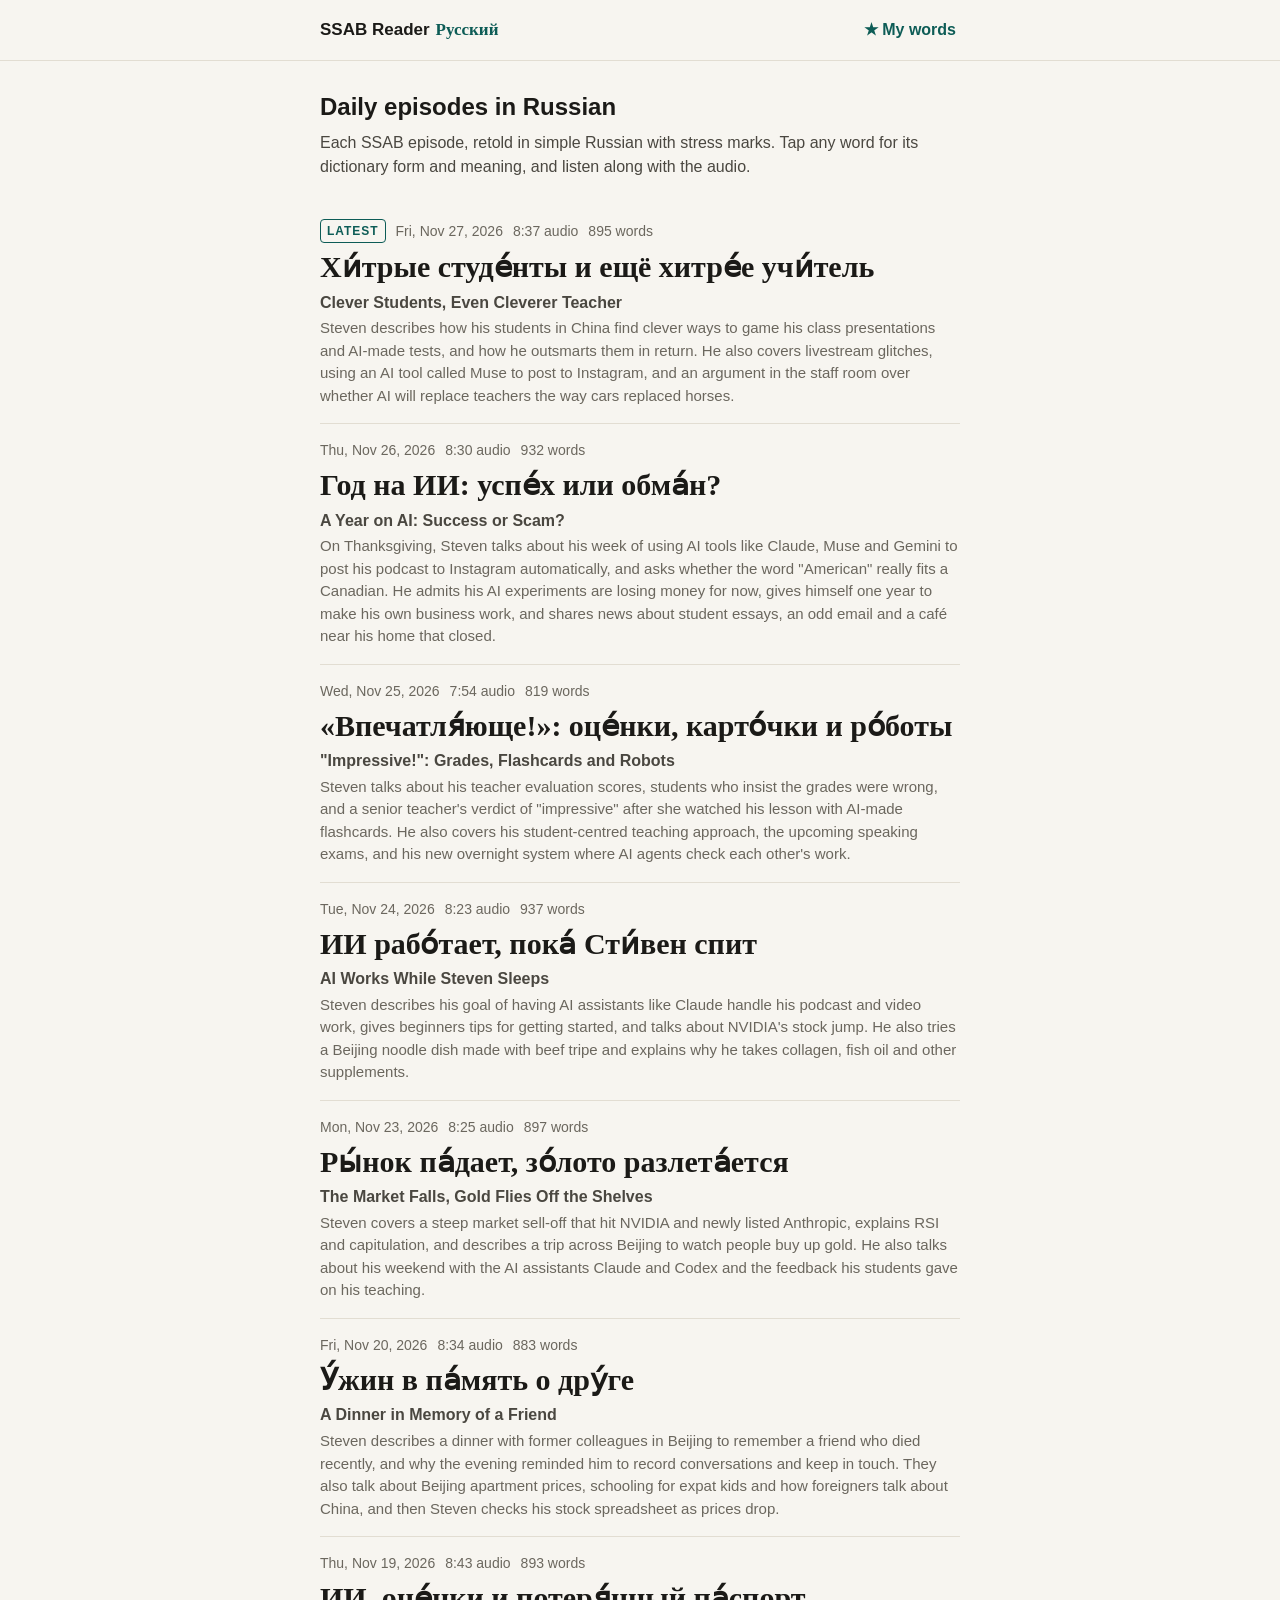
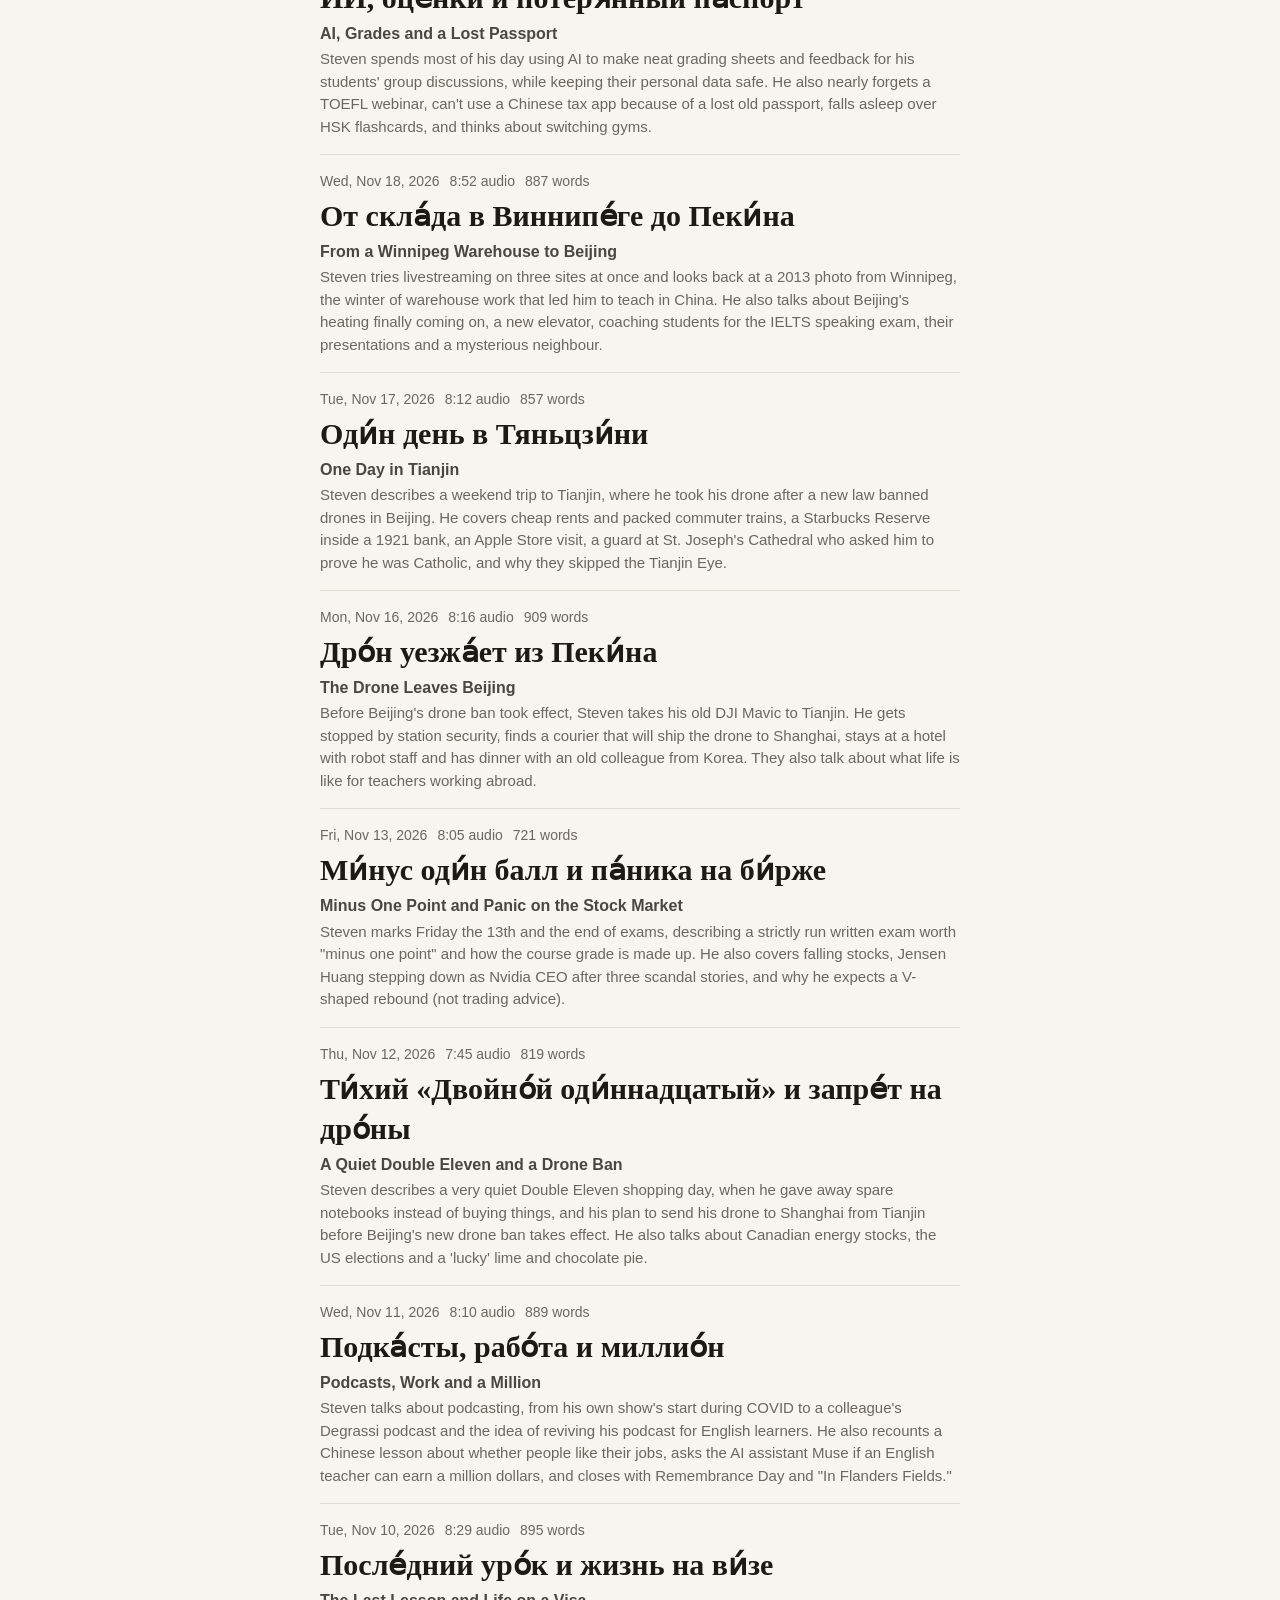
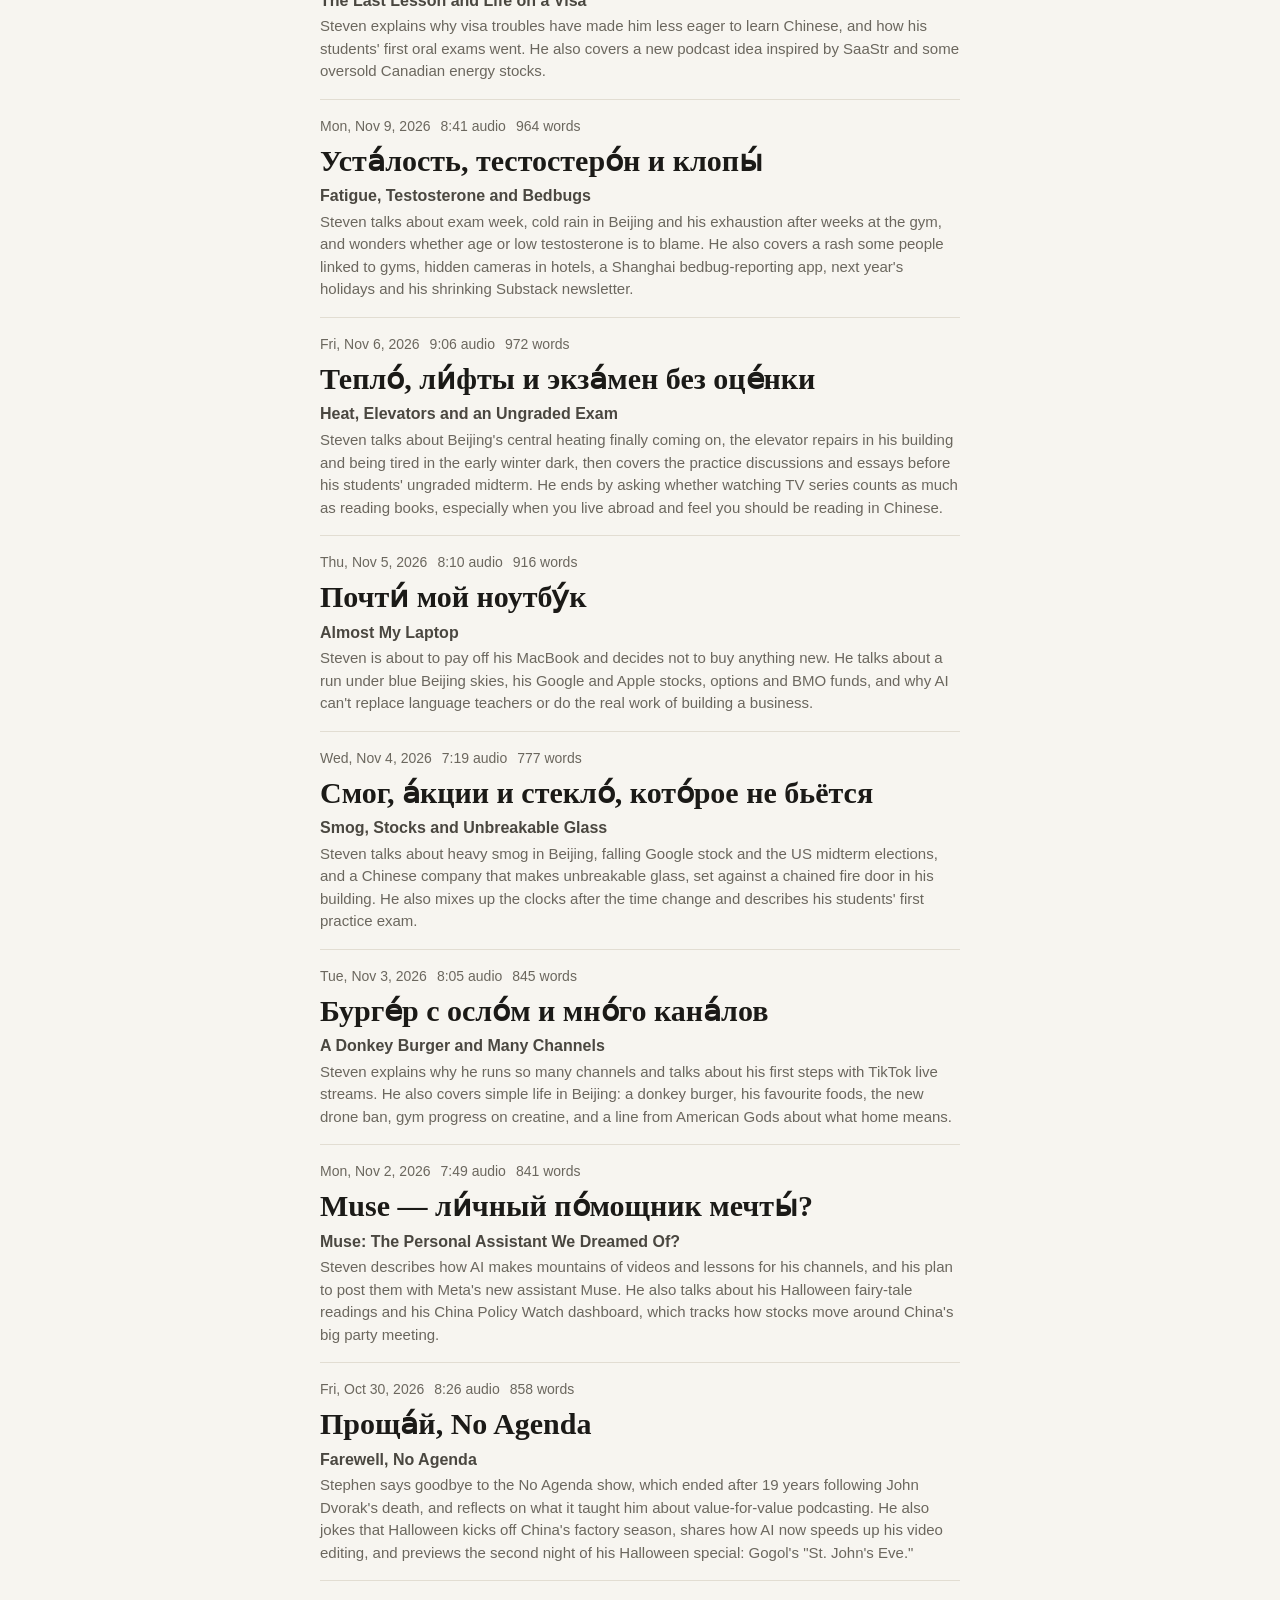
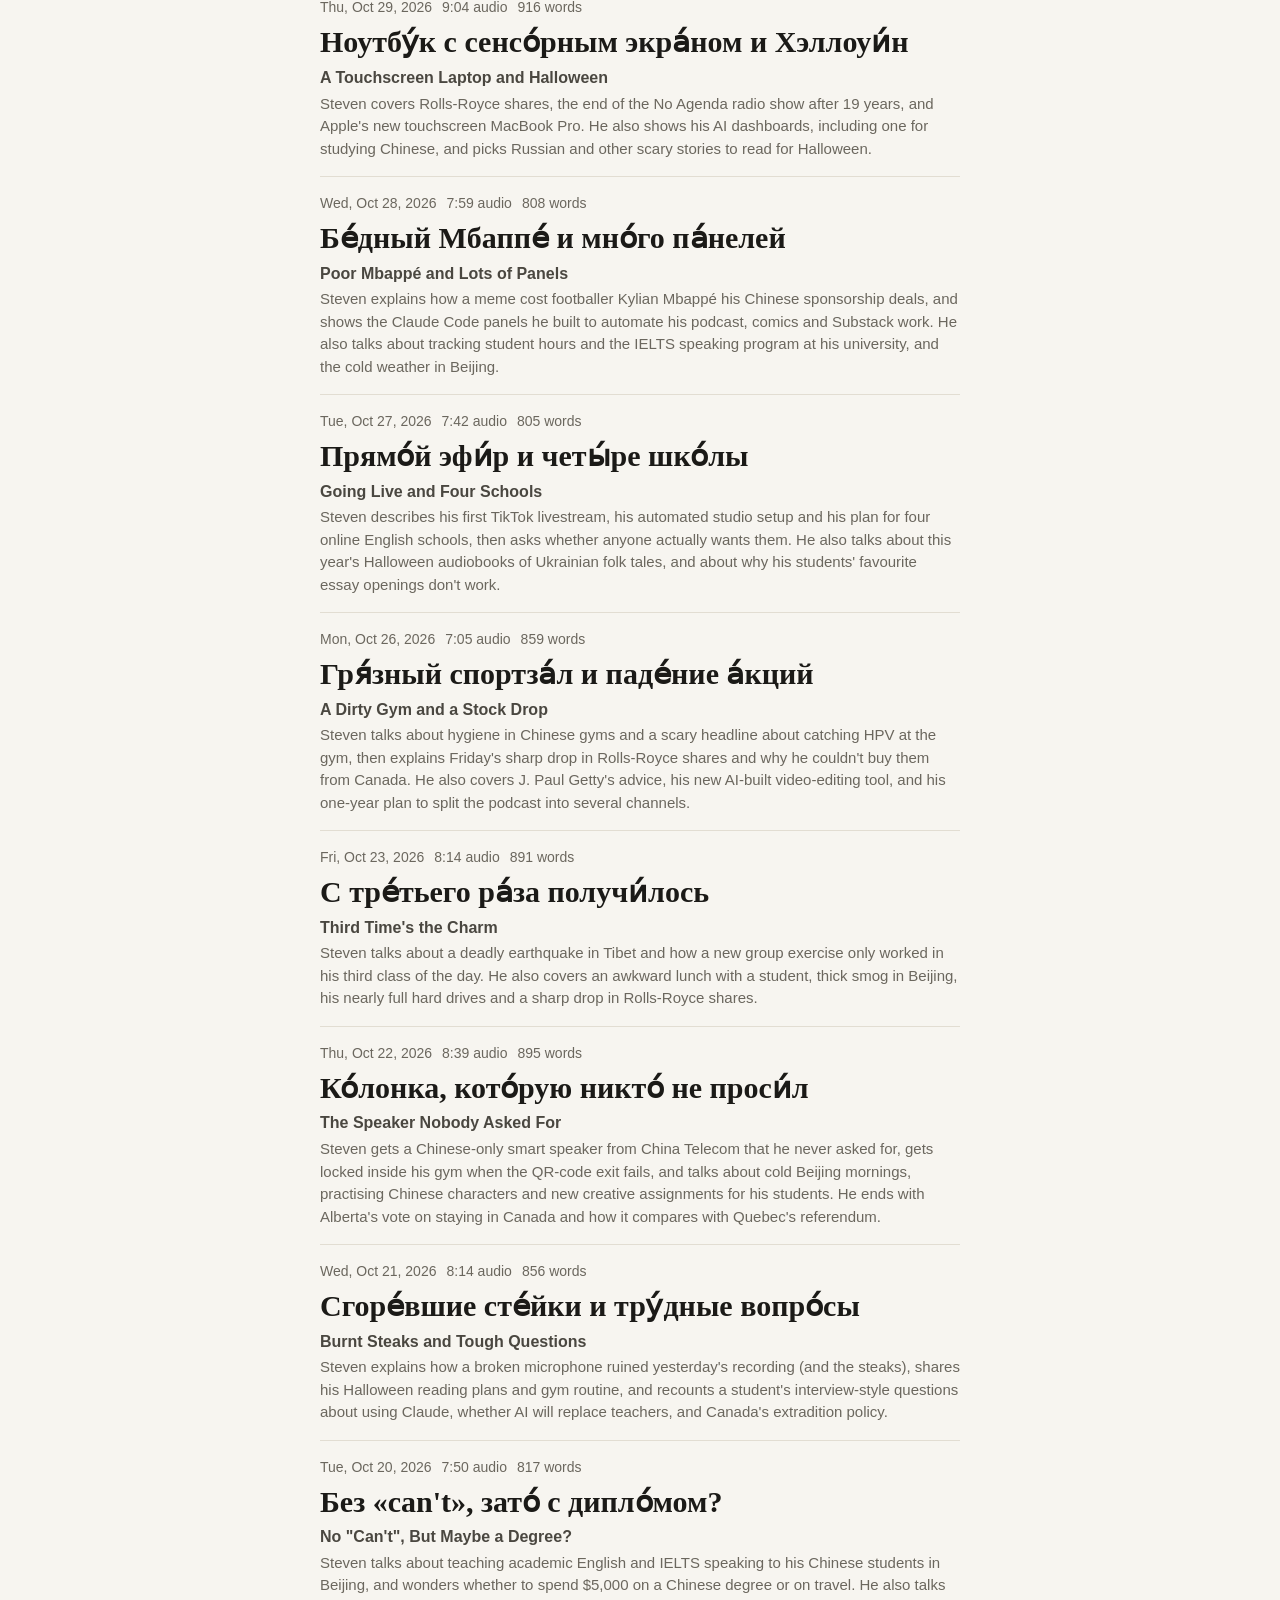
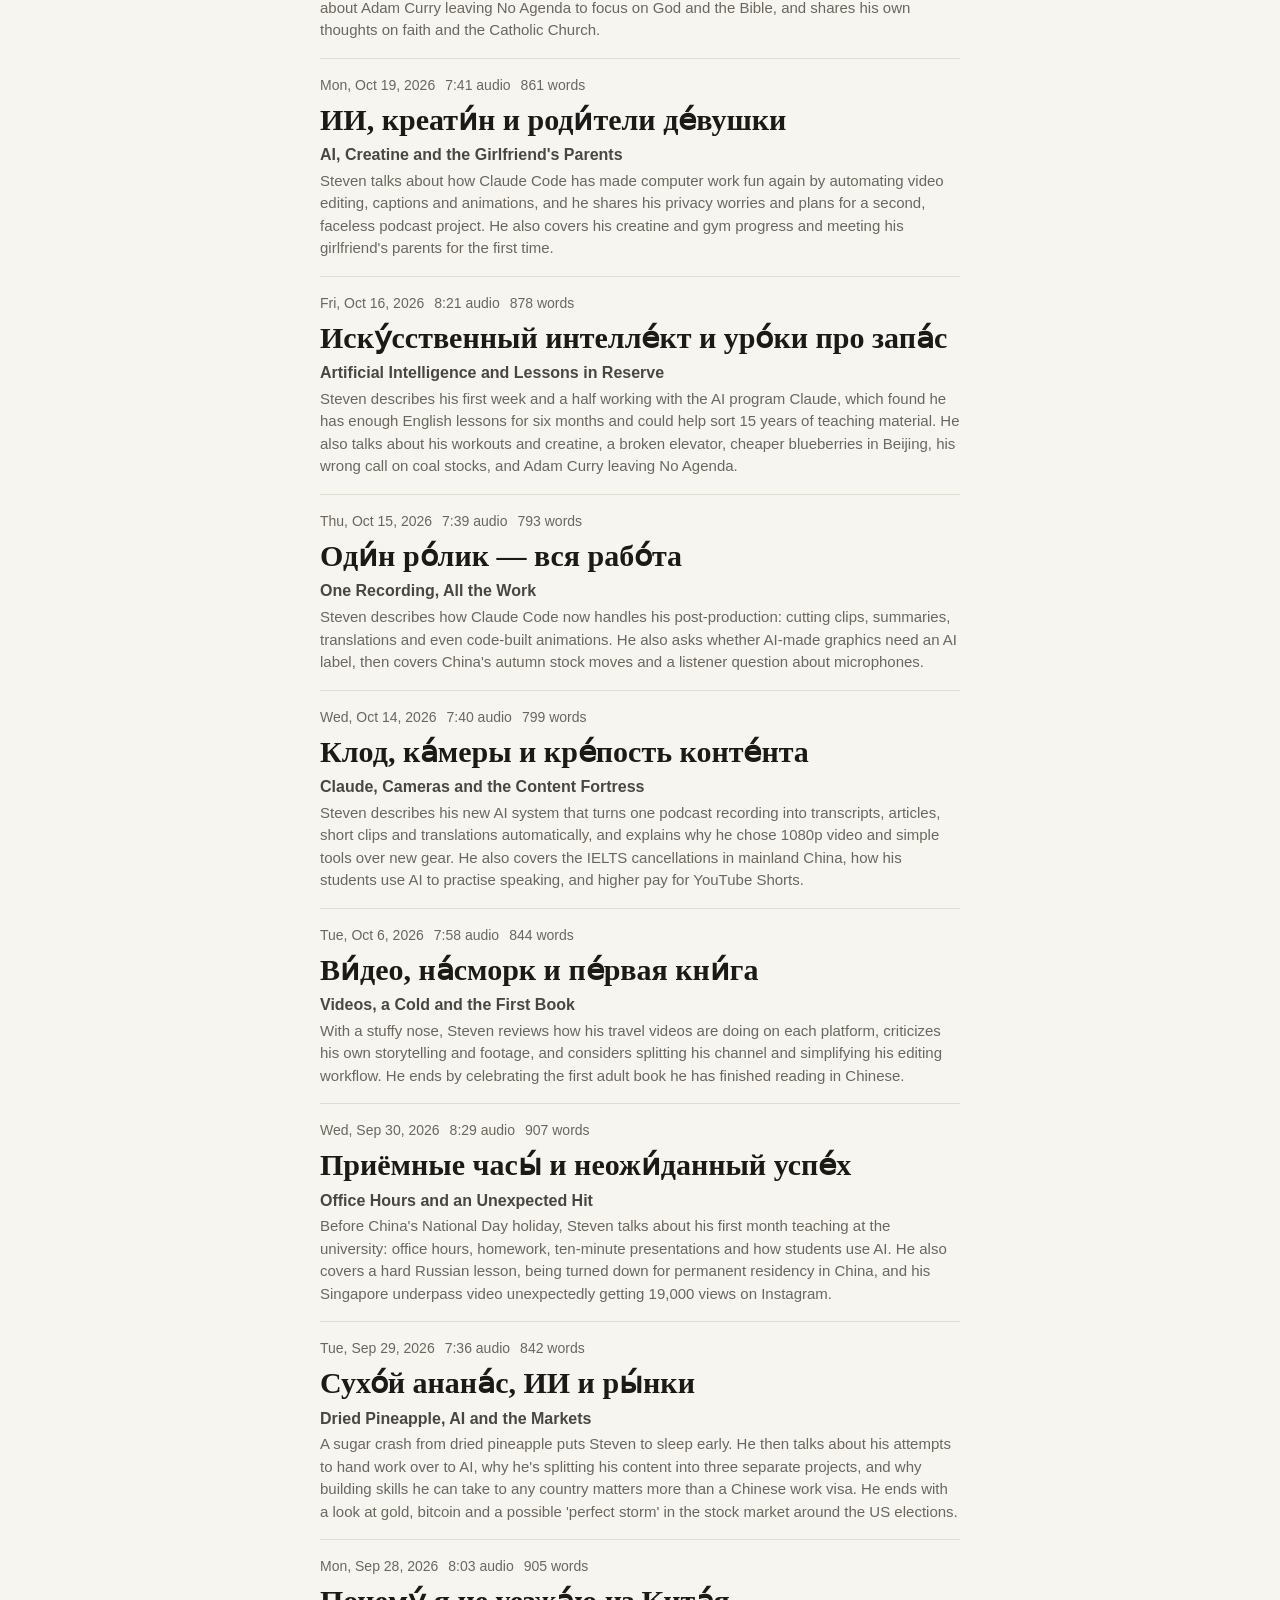
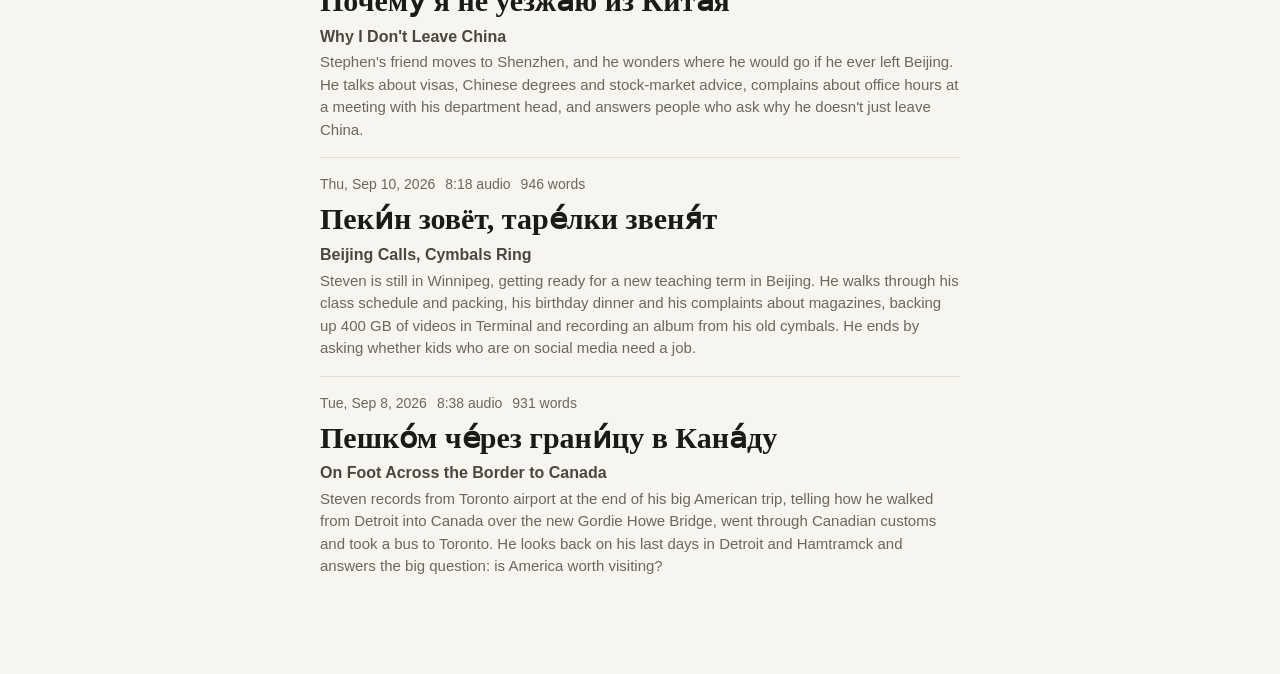
<file: index.html>
<!doctype html>
<html lang="en">
<head>
  <meta charset="utf-8">
  <meta name="viewport" content="width=device-width, initial-scale=1, viewport-fit=cover">
  <meta name="theme-color" content="#f7f5f0" media="(prefers-color-scheme: light)">
  <meta name="theme-color" content="#151514" media="(prefers-color-scheme: dark)">
  <title>SSAB Reader · Russian</title>
  <meta name="description" content="Read Steven Sirski's daily SSAB podcast in Russian, with stress marks, word definitions, translations and audio.">
  <link rel="stylesheet" href="styles.css">
</head>
<body>
  <a class="skip" href="#main">Skip to episodes</a>

  <header class="bar">
    <div class="bar-inner">
      <span class="brand">SSAB Reader <span class="brand-zh" lang="ru">Русский</span></span>
      <nav class="lib-links" aria-label="Your words"><a href="words.html">★ My words</a></nav>
    </div>
  </header>

  <main id="main">
    <div class="library">
      <header class="lib-head">
        <h1>Daily episodes in Russian</h1>
        <p class="ep-desc">Each SSAB episode, retold in simple Russian with stress marks. Tap any word for its dictionary form and meaning, and listen along with the audio.</p>
      </header>
      <ol class="ep-list" id="ep-list" aria-busy="true">
        <li class="status" id="load-status">Loading episodes…</li>
      </ol>
    </div>
  </main>

  <script src="library.js"></script>
</body>
</html>
</file>
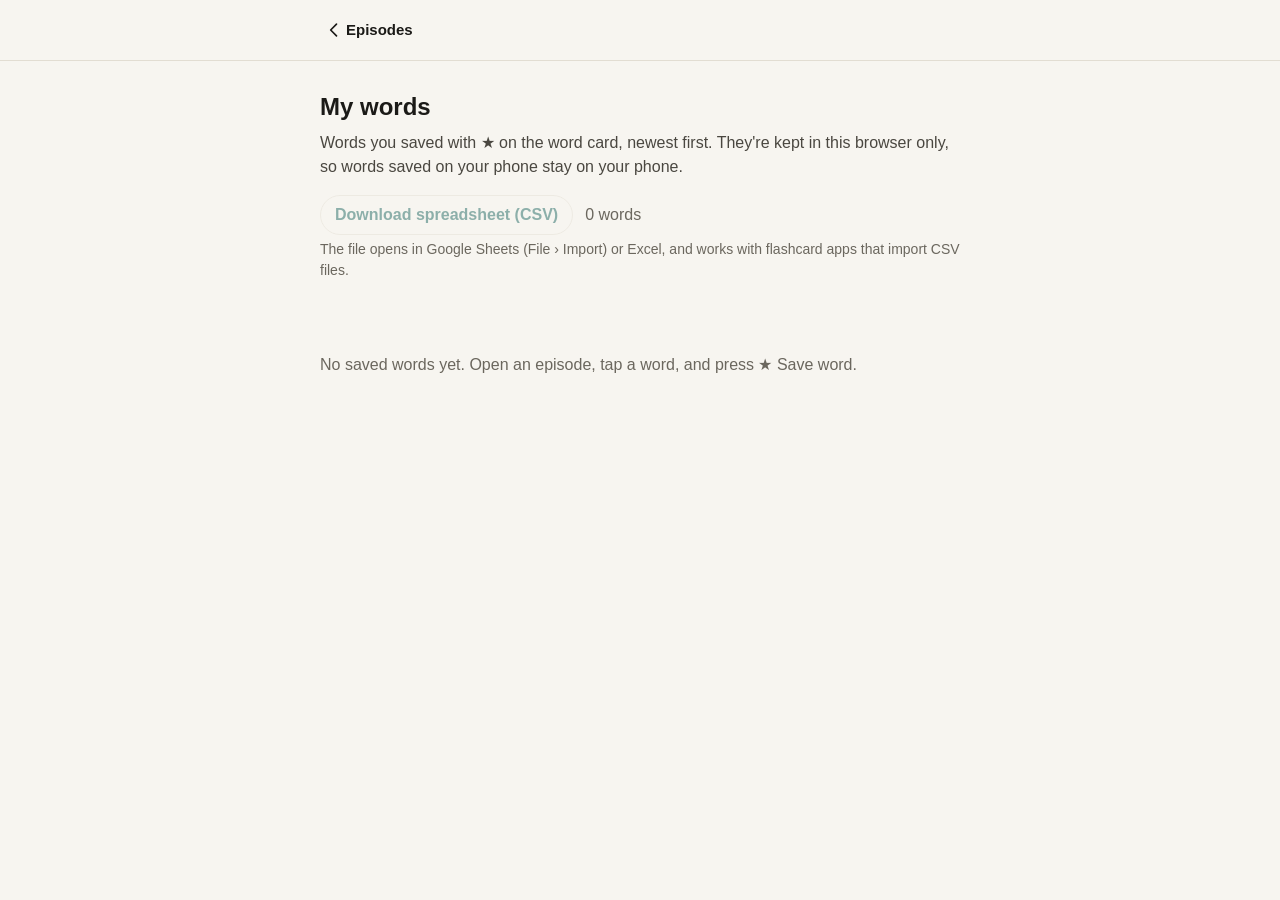
<file: words.html>
<!doctype html>
<html lang="en">
<head>
  <meta charset="utf-8">
  <meta name="viewport" content="width=device-width, initial-scale=1, viewport-fit=cover">
  <meta name="theme-color" content="#f7f5f0" media="(prefers-color-scheme: light)">
  <meta name="theme-color" content="#151514" media="(prefers-color-scheme: dark)">
  <title>My words · SSAB Reader · Russian</title>
  <link rel="stylesheet" href="styles.css">
</head>
<body>
  <a class="skip" href="#main">Skip to words</a>

  <header class="bar">
    <div class="bar-inner">
      <a class="back" href="./" aria-label="All episodes">
        <svg viewBox="0 0 24 24" aria-hidden="true" width="20" height="20"><path d="m15 5-7 7 7 7" fill="none" stroke="currentColor" stroke-width="2" stroke-linecap="round" stroke-linejoin="round"/></svg>
        <span class="back-label">Episodes</span>
      </a>
    </div>
  </header>

  <main id="main">
    <div class="library">
      <header class="lib-head">
        <h1>My words</h1>
        <p class="ep-desc">Words you saved with ★ on the word card, newest first. They're kept in this browser only, so words saved on your phone stay on your phone.</p>
        <div class="words-actions">
          <button type="button" class="card-play" id="download" disabled>Download spreadsheet (CSV)</button>
          <span class="muted" id="count"></span>
        </div>
        <p class="hint">The file opens in Google Sheets (File › Import) or Excel, and works with flashcard apps that import CSV files.</p>
      </header>
      <ol class="words" id="words" aria-live="polite"></ol>
    </div>
  </main>

  <script src="saved.js"></script>
  <script src="words.js"></script>
</body>
</html>
</file>
<file: styles.css>
:root {
  --bg: #f7f5f0;
  --surface: #ffffff;
  --ink: #1b1a17;
  --ink-2: #4a4740;
  --muted: #6b675e;
  --line: #e2ddd2;
  --accent: #0d5c56;
  --accent-ink: #ffffff;
  --tint: #eaf2f0;
  --now: #fdf1c7;
  --now-line: #c99a06;
  --focus: #1f6feb;

  --zh-size: 22px;
  --measure: 40rem;
  --gutter: 16px;
  --font-ui: -apple-system, BlinkMacSystemFont, "Segoe UI", Roboto, "Helvetica Neue", Arial, sans-serif;
  --font-zh: "PT Serif", "Iowan Old Style", Georgia, "Times New Roman", serif; /* the reading font (name kept from the Chinese reader) */
  color-scheme: light dark;
}
@media (prefers-color-scheme: dark) {
  :root:not([data-theme="light"]) {
    --bg: #151514; --surface: #1e1e1c; --ink: #f2efe8; --ink-2: #cfcabf; --muted: #a39e93;
    --line: #34332f; --accent: #6cc2b8; --accent-ink: #0d1a18; --tint: #1f2d2b;
    --now: #3a3216; --now-line: #e0b43a; --focus: #7ab4ff;
  }
}
:root[data-theme="dark"] {
  --bg: #151514; --surface: #1e1e1c; --ink: #f2efe8; --ink-2: #cfcabf; --muted: #a39e93;
  --line: #34332f; --accent: #6cc2b8; --accent-ink: #0d1a18; --tint: #1f2d2b;
  --now: #3a3216; --now-line: #e0b43a; --focus: #7ab4ff;
}

* { box-sizing: border-box; }
html { -webkit-text-size-adjust: 100%; text-size-adjust: 100%; }
body {
  margin: 0;
  background: var(--bg);
  color: var(--ink);
  font: 16px/1.5 var(--font-ui);
  -webkit-tap-highlight-color: transparent;
}
button, select, input { font: inherit; color: inherit; }
:focus-visible { outline: 3px solid var(--focus); outline-offset: 2px; border-radius: 6px; }
.sr-only { position: absolute; width: 1px; height: 1px; margin: -1px; overflow: hidden; clip: rect(0 0 0 0); white-space: nowrap; border: 0; }
.skip { position: absolute; left: 8px; top: -60px; z-index: 20; background: var(--ink); color: var(--bg); padding: 10px 14px; border-radius: 8px; }
.skip:focus { top: 8px; }
.muted { color: var(--muted); }

/* ---------- Toolbar ---------- */
.bar {
  position: sticky; top: 0; z-index: 10;
  background: color-mix(in srgb, var(--bg) 92%, transparent);
  -webkit-backdrop-filter: saturate(1.4) blur(12px);
  backdrop-filter: saturate(1.4) blur(12px);
  border-bottom: 1px solid var(--line);
  padding-top: env(safe-area-inset-top);
}
.bar-inner {
  max-width: calc(var(--measure) + 2 * var(--gutter));
  margin: 0 auto;
  padding: 8px max(var(--gutter), env(safe-area-inset-left));
  display: flex; align-items: center; gap: 8px;
}
.toggle {
  display: inline-flex; align-items: center; gap: 8px;
  min-height: 44px; padding: 0 14px;
  border: 1px solid var(--line); border-radius: 999px;
  background: var(--surface); cursor: pointer;
  font-size: 15px; font-weight: 600;
}
.toggle-dot {
  width: 14px; height: 14px; border-radius: 50%;
  border: 2px solid var(--muted);
  transition: background .15s, border-color .15s;
}
.toggle[aria-pressed="true"] { border-color: var(--accent); background: var(--tint); }
.toggle[aria-pressed="true"] .toggle-dot { background: var(--accent); border-color: var(--accent); box-shadow: inset 0 0 0 2px var(--surface); }
.size { margin-left: auto; display: flex; border: 1px solid var(--line); border-radius: 999px; background: var(--surface); overflow: hidden; }
.icon-btn {
  min-width: 44px; min-height: 44px; border: 0; background: transparent; cursor: pointer;
  display: grid; place-items: center; font-weight: 600;
}
.icon-btn + .icon-btn { border-left: 1px solid var(--line); }
.icon-btn:disabled { opacity: .35; cursor: default; }
.icon-btn:focus-visible { outline-offset: -3px; }
.a-small { font-size: 14px; }
.a-large { font-size: 20px; }

/* ---------- Episode header ---------- */
main { padding: 0 max(var(--gutter), env(safe-area-inset-left)) calc(80px + var(--player-h, 0px) + var(--card-h, 0px)); }
.episode { max-width: var(--measure); margin: 0 auto; }
.ep-head { padding: 28px 0 8px; border-bottom: 1px solid var(--line); margin-bottom: 8px; }
.badge {
  display: inline-block; font-size: 12px; font-weight: 700; letter-spacing: .08em; text-transform: uppercase;
  color: var(--accent); border: 1px solid currentColor; border-radius: 4px; padding: 2px 6px;
}
.ep-meta { margin: 12px 0 6px; color: var(--muted); font-size: 14px; display: flex; gap: 10px; flex-wrap: wrap; align-items: center; }
.ep-title-zh { font-family: var(--font-zh); font-size: 26px; line-height: 1.35; margin: 0 0 4px; font-weight: 600; }
.ep-title { font-size: 18px; line-height: 1.35; margin: 0 0 12px; font-weight: 600; color: var(--ink-2); }
.ep-desc { margin: 0 0 16px; color: var(--ink-2); font-size: 16px; }
.hint { font-size: 14px; color: var(--muted); margin: 0 0 16px; }

/* ---------- Reading text ---------- */
.reader { padding: 8px 0 24px; }
.para {
  font-family: var(--font-zh);
  font-size: var(--zh-size);
  line-height: 1.75;
  margin: 0 0 1.1em;
}
body.pinyin .para { line-height: 2.5; }
ruby { ruby-position: over; ruby-align: center; }
rt {
  font-family: var(--font-ui);
  font-size: max(12px, .56em);
  letter-spacing: 0;
  color: var(--ink-2);
  font-weight: 450;
  padding: 0 .2em; /* keeps neighbouring readings from running together */
}
body:not(.pinyin) rt { display: none; }

.sent {
  cursor: pointer;
  border-radius: 6px;
  padding: .2em .04em; /* taller hit area so taps between lines still land */
  margin: 0 -.04em;
  box-decoration-break: clone; -webkit-box-decoration-break: clone;
  transition: background-color .15s;
}
@media (hover: hover) { .sent:hover { background: var(--tint); } }
.sent[aria-expanded="true"] { background: var(--tint); }
.sent:focus-visible { outline: 3px solid var(--focus); outline-offset: 1px; }
.sent.is-now { background: var(--now); box-shadow: inset 0 -2px 0 var(--now-line); }
.sent.is-selected { background: var(--tint); }
.w { border-radius: 4px; }
@media (hover: hover) { .w:hover { box-shadow: inset 0 -2px 0 var(--accent); } }
.w.is-selected { background: var(--accent); color: var(--accent-ink); }
.w.is-selected rt { color: var(--accent); font-weight: 700; }

/* ---------- Sections, lists, vocabulary ---------- */
.sec {
  font-family: var(--font-zh); font-size: calc(var(--zh-size) * 1.05); line-height: 1.8;
  font-weight: 650; margin: 1.6em 0 .5em;
}
body.pinyin .sec { line-height: 2.4; }
.items { margin: 0 0 1.1em; padding-left: 1.2em; }
.items .para { margin: 0 0 .6em; }
.vocab { border-top: 1px solid var(--line); margin-top: 24px; }
.vocab .sec { font-family: var(--font-ui); font-size: 18px; }
.vocab dl { margin: 0; display: grid; grid-template-columns: auto 1fr; gap: 10px 16px; }
.vocab dt { font-weight: 600; }
.vocab dd { margin: 0; color: var(--ink-2); }
.v-zh { font-family: var(--font-zh); font-size: 20px; }
.v-py { display: block; font-size: 13px; color: var(--muted); font-weight: 450; }
@media (max-width: 480px) {
  .vocab dl { grid-template-columns: 1fr; gap: 2px; }
  .vocab dd { margin-bottom: 12px; }
}
.ep-nav { display: flex; gap: 12px; margin: 32px 0 0; flex-wrap: wrap; }
.nav-link {
  flex: 1 1 240px; display: block; padding: 12px 16px; text-decoration: none; color: inherit;
  border: 1px solid var(--line); border-radius: 12px; background: var(--surface);
}
.nav-link.older { text-align: right; }
.nav-label { display: block; font-size: 13px; color: var(--muted); }
.nav-title { font-family: var(--font-zh); font-size: 18px; font-weight: 600; }

/* ---------- Word card ---------- */
.card {
  position: fixed; left: 0; right: 0; bottom: var(--player-h, 0px); z-index: 11;
  background: var(--surface); border-top: 1px solid var(--line);
  box-shadow: 0 -6px 24px rgb(0 0 0 / .08);
}
.card[hidden] { display: none; }
.card-inner { max-width: calc(var(--measure) + 2 * var(--gutter)); margin: 0 auto; padding: 12px var(--gutter) 14px; }
.card-word { display: flex; align-items: baseline; gap: 12px; }
.card-zh { font-family: var(--font-zh); font-size: 30px; font-weight: 600; line-height: 1.3; }
.card-zh.is-sentence { font-size: 20px; font-weight: 500; }
.card-py { font-size: 18px; color: var(--accent); }
.card-close { margin-left: auto; align-self: flex-start; border-radius: 50%; background: transparent; }
.card-gl { margin: 2px 0 8px; font-size: 17px; font-weight: 600; }
.card-gl[hidden] { display: none; }
.card-sent { margin: 0; color: var(--ink-2); font-size: 15px; border-left: 3px solid var(--accent); padding-left: 10px; }
.card-play {
  margin-top: 10px; display: inline-flex; align-items: center; gap: 6px; min-height: 40px; padding: 0 14px;
  border: 1px solid var(--line); border-radius: 999px; background: var(--bg); color: var(--accent);
  font-weight: 600; cursor: pointer;
}
.card-play[hidden] { display: none; }
.card-actions { display: flex; flex-wrap: wrap; align-items: center; gap: 8px; margin-top: 10px; }
@media (max-width: 420px) { .card-actions .card-play { padding: 0 12px; } }
.card-actions .card-play { margin-top: 0; }
.card-save svg { fill: none; }
.card-save[aria-pressed="true"] { background: var(--accent); border-color: var(--accent); color: var(--accent-ink); }
.card-save[aria-pressed="true"] svg { fill: currentColor; }
.card-words { margin-left: auto; color: var(--accent); font-weight: 600; font-size: 15px; padding: 8px 4px; white-space: nowrap; }
.card-words[hidden] { display: none; }
.w.is-saved { text-decoration: underline dotted var(--accent); text-decoration-thickness: 2px; text-underline-offset: .28em; }

/* ---------- Back link + library ---------- */
.back {
  display: inline-flex; align-items: center; gap: 2px; min-height: 44px; padding: 0 10px 0 4px;
  color: var(--ink); text-decoration: none; font-weight: 600; font-size: 15px; border-radius: 999px;
}
@media (max-width: 420px) { .back-label { display: none; } .toggle { padding: 0 10px; gap: 6px; } .bar-inner { gap: 6px; } }
@media (max-width: 360px) { .toggle-dot { display: none; } }
.brand { font-weight: 700; font-size: 17px; min-height: 44px; display: flex; align-items: center; gap: 6px; }
.brand-zh { font-family: var(--font-zh); color: var(--accent); }
.library { max-width: var(--measure); margin: 0 auto; }
.lib-head { padding: 28px 0 8px; }
.lib-head h1 { font-size: 24px; margin: 0 0 6px; }
.ep-list { list-style: none; margin: 0; padding: 0; }
.ep-item + .ep-item { border-top: 1px solid var(--line); }
.ep-link { display: block; padding: 16px 12px; margin: 0 -12px; color: inherit; text-decoration: none; border-radius: 12px; }
@media (hover: hover) { .ep-link:hover { background: var(--surface); } }
.ep-link .ep-meta { margin: 0 0 4px; }
.ep-link .ep-title-zh, .ep-link .ep-title, .ep-link .ep-desc { display: block; }
.ep-link .ep-title { font-size: 16px; margin: 0 0 4px; }
.ep-link .ep-desc { margin: 0; font-size: 15px; color: var(--muted); }
.seen { color: var(--muted); }
.seen::before { content: "✓ "; }

.replay {
  display: inline-grid; place-items: center; vertical-align: middle;
  width: 30px; height: 30px; margin: 0 .25em 0 .1em;
  border: 1px solid var(--line); border-radius: 50%; background: var(--surface);
  color: var(--accent); cursor: pointer; position: relative; padding: 0;
  line-height: 1;
}
.replay::before { content: ""; position: absolute; inset: -8px; } /* 46px touch target */
.replay svg { width: 14px; height: 14px; }
.replay:disabled { display: none; }

.tr {
  display: block;
  font-family: var(--font-ui);
  font-size: max(15px, calc(var(--zh-size) * .74));
  line-height: 1.5;
  letter-spacing: 0;
  color: var(--ink-2);
  margin: .3em 0 .7em;
  padding: .45em .8em;
  border-left: 3px solid var(--accent);
  background: var(--surface);
  border-radius: 0 8px 8px 0;
}
.tr[hidden] { display: none; }

.status { padding: 48px 0; color: var(--muted); }
.status.error { color: var(--ink); }
.status code { background: var(--surface); border: 1px solid var(--line); padding: 1px 5px; border-radius: 4px; }

/* ---------- Player ---------- */
.player {
  position: fixed; left: 0; right: 0; bottom: 0; z-index: 10;
  background: color-mix(in srgb, var(--surface) 94%, transparent);
  -webkit-backdrop-filter: blur(12px); backdrop-filter: blur(12px);
  border-top: 1px solid var(--line);
  padding-bottom: env(safe-area-inset-bottom);
}
.player-inner { max-width: calc(var(--measure) + 2 * var(--gutter)); margin: 0 auto; padding: 10px var(--gutter); }
.player-controls { display: flex; align-items: center; gap: 12px; }
.player-controls[hidden], .player-unavailable[hidden], .player-note[hidden] { display: none; }
.play {
  flex: none; width: 48px; height: 48px; border-radius: 50%; border: 0;
  background: var(--accent); color: var(--accent-ink); cursor: pointer; display: grid; place-items: center;
  position: relative;
}
.play svg { width: 24px; height: 24px; grid-area: 1 / 1; }
.play .i-pause, .play.playing .i-play { display: none; }
.play.playing .i-pause { display: block; }
.play.loading svg { opacity: .35; }
.play.loading::after {
  content: ""; position: absolute; width: 30px; height: 30px; border-radius: 50%;
  border: 3px solid currentColor; border-right-color: transparent; animation: spin .8s linear infinite;
}
@keyframes spin { to { transform: rotate(360deg); } }
.seek { flex: 1; min-width: 0; }
.seek input { width: 100%; height: 32px; margin: 0; accent-color: var(--accent); cursor: pointer; }
.times { display: flex; justify-content: space-between; font-size: 12px; color: var(--muted); font-variant-numeric: tabular-nums; margin-top: -4px; }
.speed select {
  min-height: 44px; padding: 0 10px; border-radius: 10px; border: 1px solid var(--line);
  background: var(--bg); font-weight: 600; font-variant-numeric: tabular-nums; cursor: pointer;
}
.player-unavailable { display: flex; align-items: center; gap: 10px; min-height: 48px; color: var(--ink-2); }
.player-note { margin: 6px 0 0; font-size: 12px; color: var(--muted); line-height: 1.4; }

@media (min-width: 720px) {
  .ep-head { padding-top: 44px; }
  .ep-title-zh { font-size: 30px; }
  .ep-title { font-size: 20px; }
}
@media (prefers-reduced-motion: reduce) { * { transition: none !important; scroll-behavior: auto !important; } }

/* ---------- My words ---------- */
.words-actions { display: flex; flex-wrap: wrap; align-items: center; gap: 12px; margin: 12px 0 4px; }
.words-actions .card-play { margin-top: 0; }
.words-actions .card-play:disabled { opacity: .45; cursor: default; }
.words { list-style: none; margin: 0 0 48px; padding: 0; }
.word-item { padding: 14px 0; }
.word-item + .word-item { border-top: 1px solid var(--line); }
.word-head { display: flex; align-items: baseline; gap: 12px; }
.word-zh { font-family: var(--font-zh); font-size: 26px; font-weight: 600; line-height: 1.3; }
.word-py { font-size: 17px; color: var(--accent); }
.word-remove { margin-left: auto; align-self: flex-start; border-radius: 50%; background: transparent; }
.word-sent { margin: 0 0 4px; font-family: var(--font-zh); font-size: 17px; }
.word-ep { display: inline-block; margin-top: 6px; font-size: 14px; color: var(--muted); }
.lib-links { margin-left: auto; }
.lib-links a { color: var(--accent); font-weight: 600; text-decoration: none; display: inline-flex; min-height: 44px; align-items: center; padding: 0 4px; }
</file>
